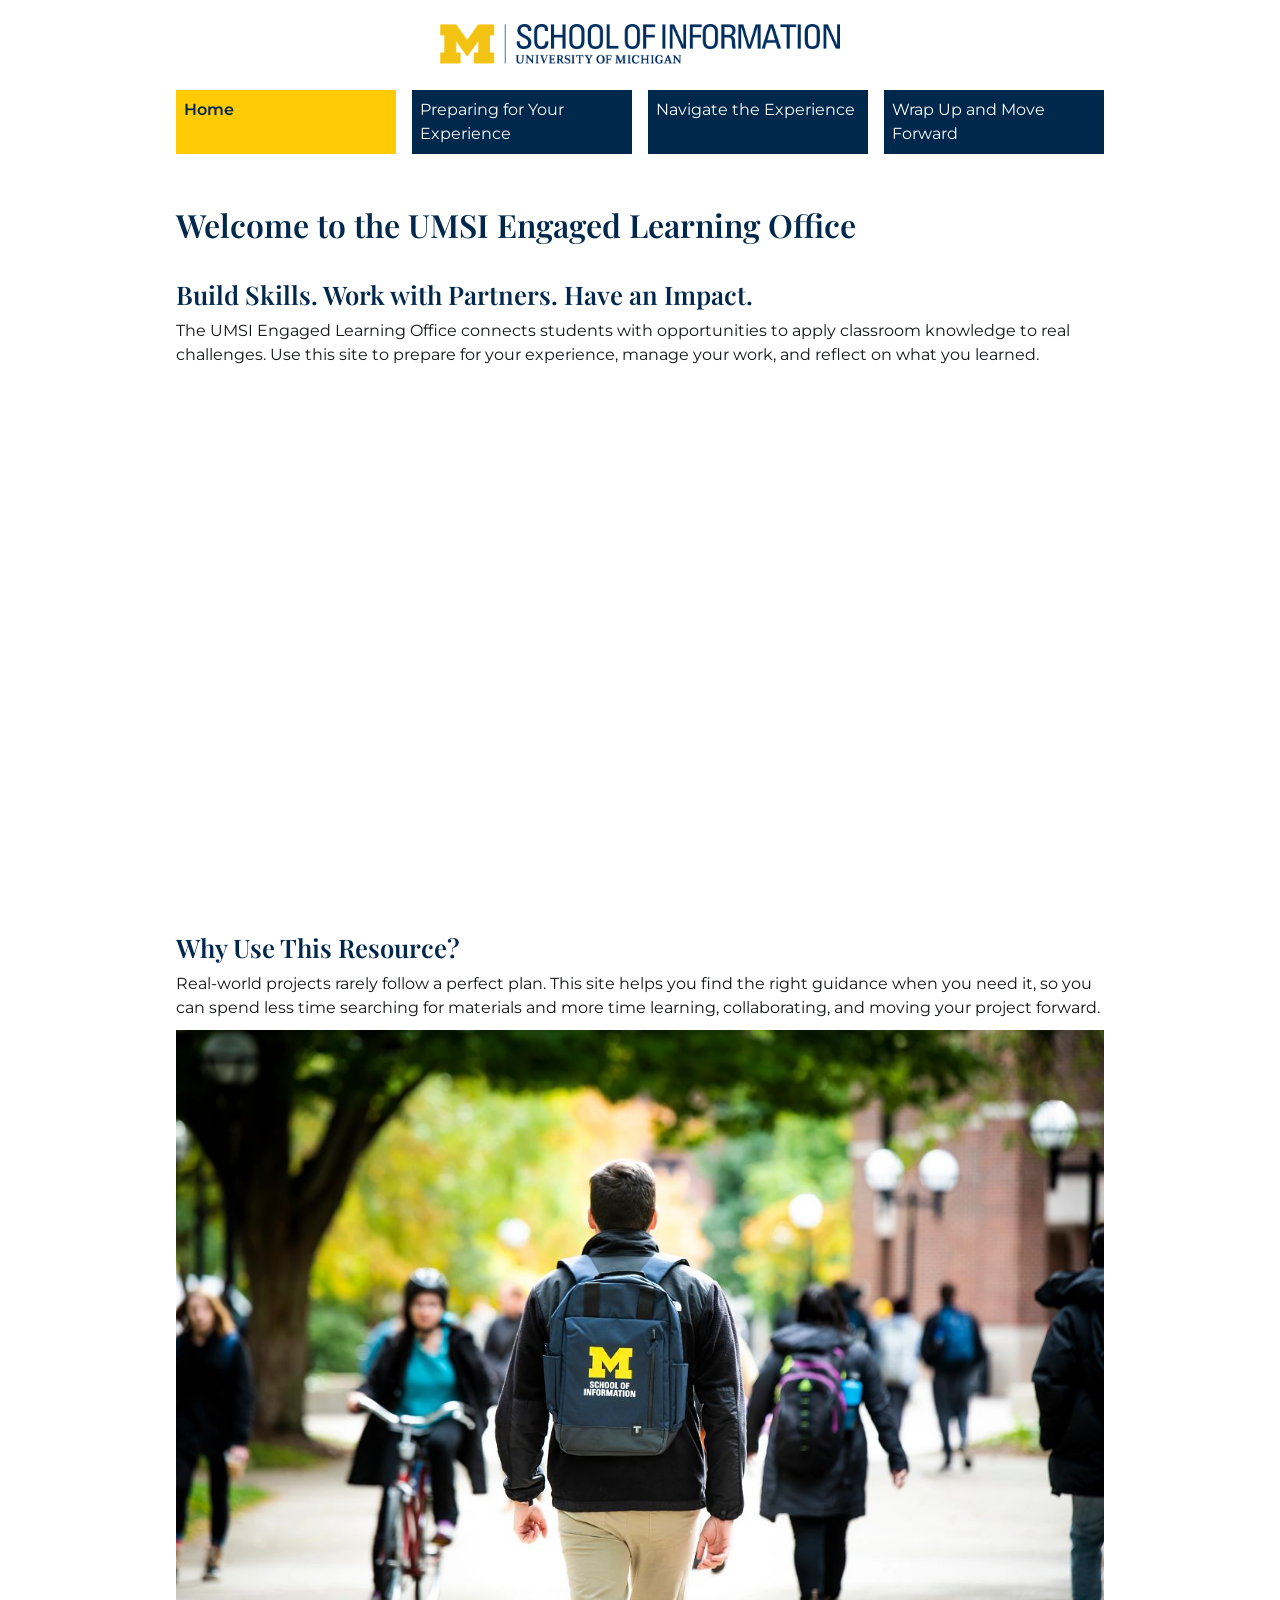
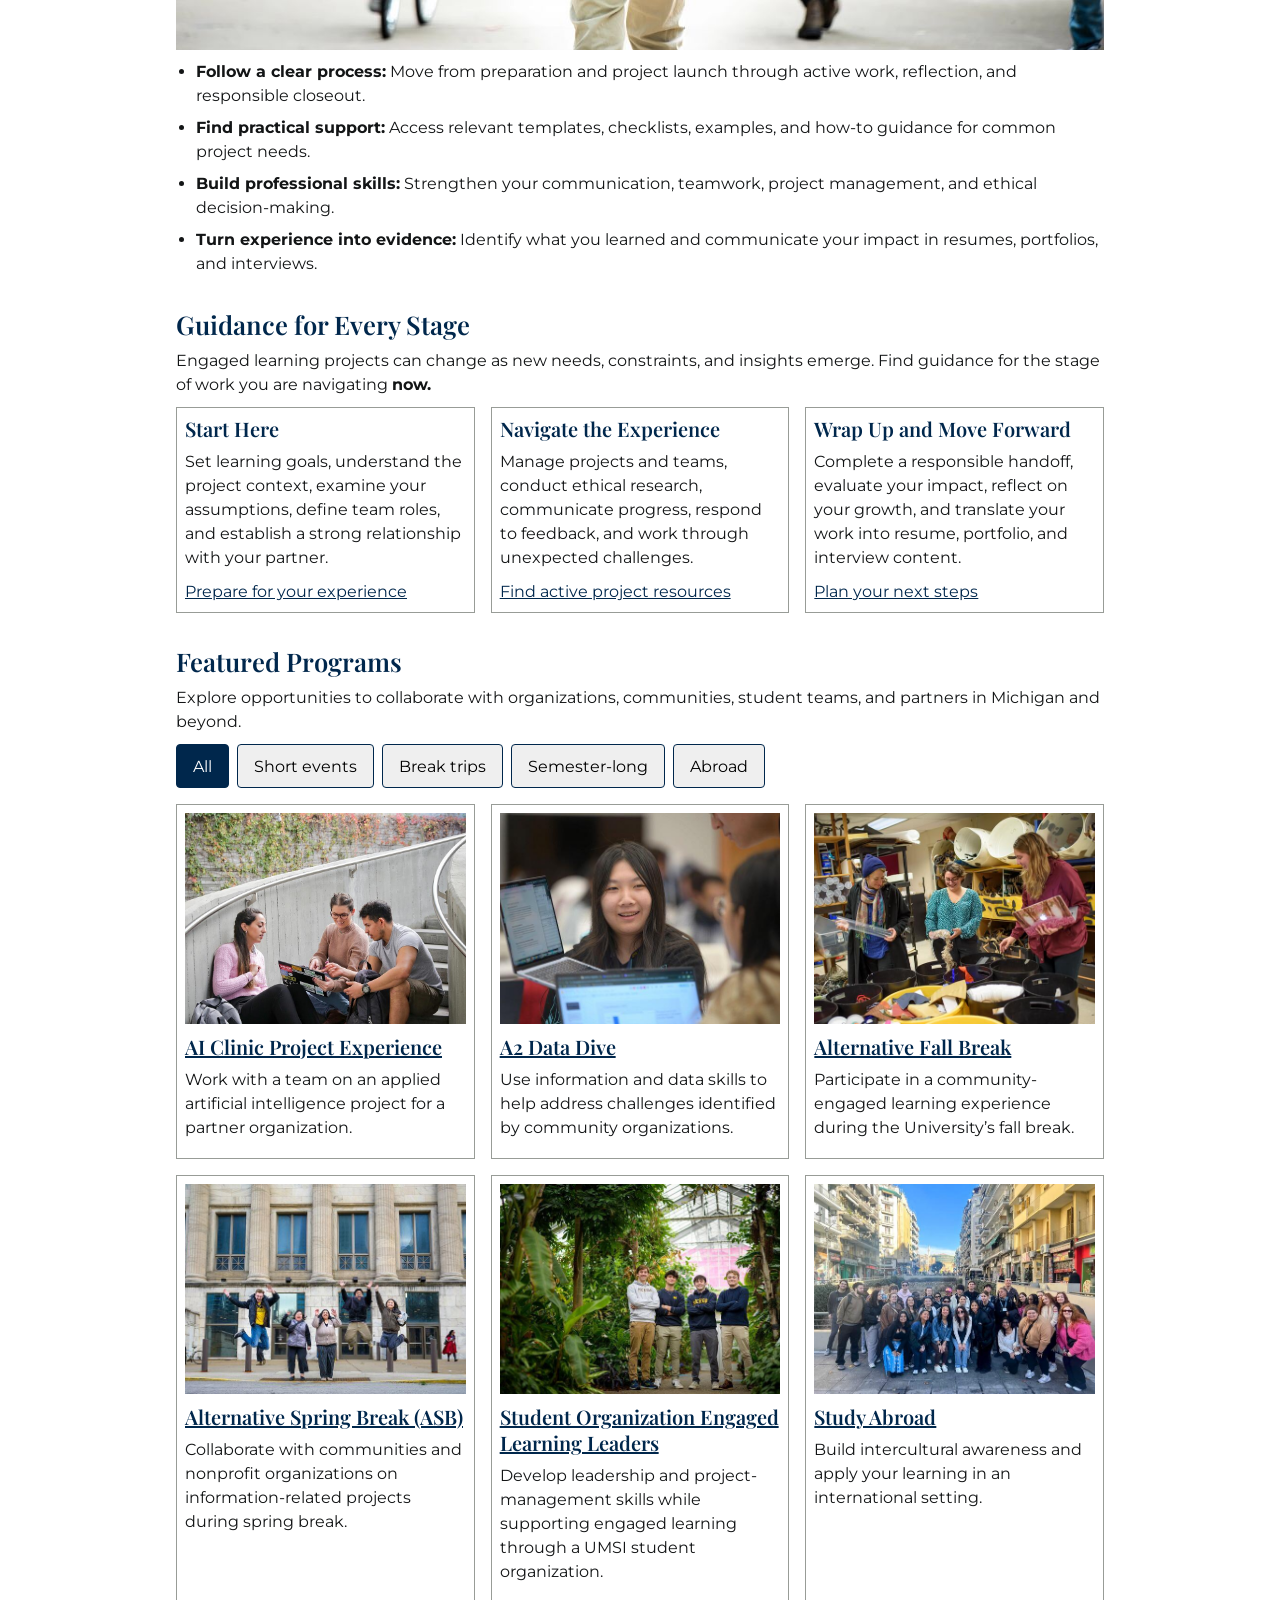
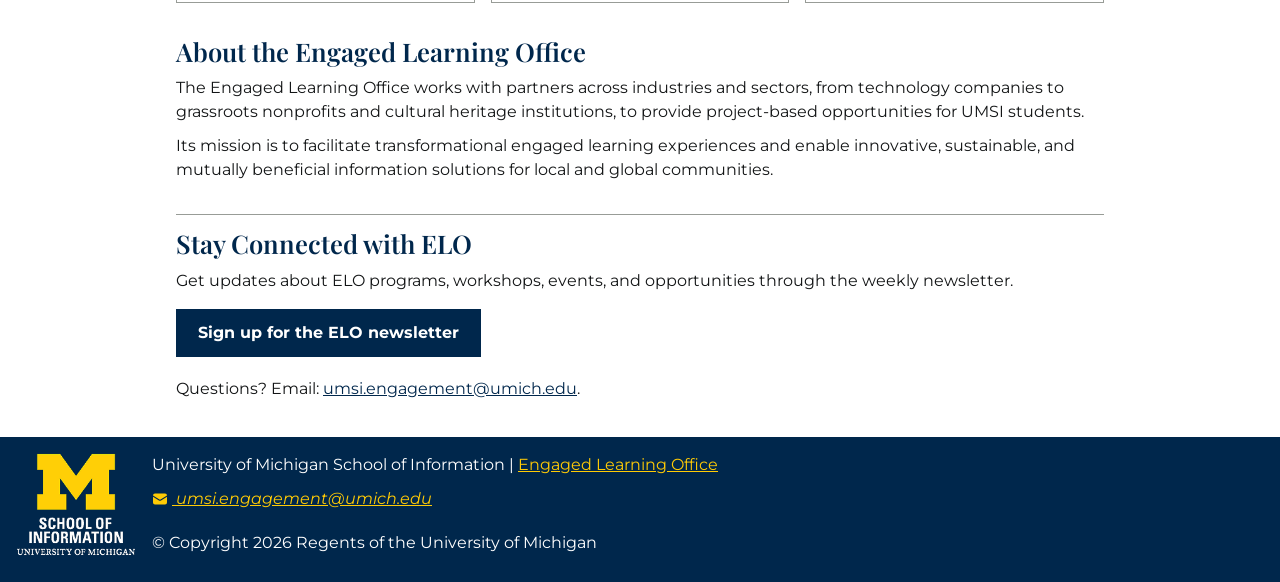
<file: index.html>
<!DOCTYPE html>
<html lang="en">

<head>
  <meta charset="UTF-8">
  <meta name="viewport" content="width=device-width, initial-scale=1.0">
  <link rel="icon" href="images/favicon.ico">
  <title>Engaged Learning Resources | UMSI</title>
  <link rel="stylesheet" href="css/html5reset.css">
  <link rel="stylesheet" href="css/style.css">
  <link rel="preconnect" href="https://fonts.googleapis.com">
  <link rel="preconnect" href="https://fonts.gstatic.com" crossorigin>
  <link
    href="https://fonts.googleapis.com/css2?family=Montserrat:wght@400;700&family=Playfair+Display:wght@600&display=swap"
    rel="stylesheet">
</head>

<body>

  <header>
    <a class="skip" href="#main">Skip to Main Content</a>
    <img class="logo" src="images/logo-header.png" alt="UMSI Logo">
    <nav>
      <ul>
        <li><a href="index.html" aria-current="page">Home</a></li>
        <li><a href="before.html">Preparing for Your Experience</a></li>
        <li><a href="during.html">Navigate the Experience</a></li>
        <li><a href="after.html">Wrap Up and Move Forward</a></li>
      </ul>
    </nav>


  </header>
  <main id="main" tabindex="-1">
    <section>
      <h1>Welcome to the UMSI Engaged Learning Office</h1>
    </section>
    <section>
      <h2>Build Skills. Work with Partners. Have an Impact.</h2>
      <p>
        The UMSI Engaged Learning Office connects students with opportunities to apply classroom knowledge to real
        challenges. Use this site to prepare for your experience, manage your work, and reflect on what you learned.
      </p>

      <iframe width="560" height="315" src="https://www.youtube.com/embed/81ZO9RfIJEQ?si=tBp82YWZMl1u7CVS"
        title="Engaged Learning at UMSI"
        allow="accelerometer; autoplay; clipboard-write; encrypted-media; gyroscope; picture-in-picture; web-share"
        referrerpolicy="strict-origin-when-cross-origin" allowfullscreen></iframe>
      <!-- Note: this iframe might cause an Axe ARIA error - that's not on you that's on YouTube! -->
    </section>

    <section>
      <h2>Why Use This Resource?</h2>

      <p>Real-world projects rarely follow a perfect plan. This site helps you find the right guidance when you need it,
        so you can spend less time searching for materials and more time learning, collaborating, and moving your
        project forward.
      </p>
      <img src="images/umsi_campusfall_umsibackpack_02.jpg" alt="A student wears a UMSI backpack in fall on the drag.">
      <ul>
        <li><strong>Follow a clear process:</strong> Move from preparation and project launch through active work,
          reflection, and responsible closeout.</li>
        <li><strong>Find practical support:</strong> Access relevant templates, checklists, examples, and how-to
          guidance for common project needs.</li>
        <li><strong>Build professional skills:</strong> Strengthen your communication, teamwork, project management, and
          ethical decision-making.</li>
        <li><strong>Turn experience into evidence:</strong> Identify what you learned and communicate your impact in
          resumes, portfolios, and interviews.</li>
      </ul>
    </section>

    <section>
      <h2>Guidance for Every Stage</h2>
      <p>Engaged learning projects can change as new needs, constraints, and insights emerge. Find guidance for the
        stage of work you are navigating <strong>now.</strong></p>
      <div class="grid stages">
        <article>
          <h3>Start Here</h3>
          <p>Set learning goals, understand the project context, examine your assumptions, define team roles, and
            establish a strong relationship with your partner.</p>
          <a href="before.html">Prepare for your experience</a>
        </article>

        <article>
          <h3>Navigate the Experience</h3>
          <p>Manage projects and teams, conduct ethical research, communicate progress, respond to feedback, and work
            through unexpected challenges.</p>
          <a href="during.html">Find active project resources</a>
        </article>

        <article>
          <h3>Wrap Up and Move Forward</h3>
          <p>Complete a responsible handoff, evaluate your impact, reflect on your growth, and translate your work into
            resume, portfolio, and interview content.</p>
          <a href="after.html">Plan your next steps</a>
        </article>
      </div>
    </section>

    <section>
      <h2>Featured Programs</h2>
      <p>Explore opportunities to collaborate with organizations, communities, student teams, and partners in Michigan
        and beyond.</p>
      <!-- Filter chips adapted from W3Schools, "How To - Filter Elements":
     https://www.w3schools.com/howto/howto_js_filter_elements.asp
     Modified to use data attributes and aria-pressed instead of class names -->
      <div class="filters" role="group" aria-label="Filter programs by time commitment">
        <button type="button" class="chip" data-filter="all" aria-pressed="true">All</button>
        <button type="button" class="chip" data-filter="short" aria-pressed="false">Short events</button>
        <button type="button" class="chip" data-filter="break" aria-pressed="false">Break trips</button>
        <button type="button" class="chip" data-filter="semester" aria-pressed="false">Semester-long</button>
        <button type="button" class="chip" data-filter="abroad" aria-pressed="false">Abroad</button>
      </div>

      <p id="filter-status" aria-live="polite"></p>

      <div class="grid programs">
        <article data-category="semester">
          <img src="images/3_students.jpg" alt="3 students sitting on steps looking at a laptop">
          <h3><a href="https://mcompass.umich.edu/_portal/tds-program-brochure?programid=12810">AI Clinic Project
              Experience</a></h3>
          <p>Work with a team on an applied artificial intelligence project for a partner organization.</p>
        </article>

        <article data-category="short">
          <img src="images/umsi_datadive_11092025_17.jpg"
            alt="A student holding up a laptop to show someone the screen.">
          <h3><a href="https://mcompass.umich.edu/_portal/tds-program-brochure?programid=12556">A2 Data Dive</a></h3>
          <p>Use information and data skills to help address challenges identified by community organizations.</p>
        </article>

        <article data-category="break">
          <img src="images/umsi_afb_artsandscraps_10.jpg"
            alt="Three people sorting craft supplies in a room full of buckets.">
          <h3><a href="https://mcompass.umich.edu/_portal/tds-program-brochure?programid=11297">Alternative Fall
              Break</a>
          </h3>
          <p>Participate in a community-engaged learning experience during the University’s fall break.</p>
        </article>

        <article data-category="break">

          <img src="images/umsi_asb2026circapintig_52.jpg"
            alt="Five people jumping up in the air in front of a building.">
          <h3><a href="https://mcompass.umich.edu/_portal/tds-program-brochure?programid=10621">Alternative Spring Break
              (ASB)</a></h3>
          <p>Collaborate with communities and nonprofit organizations on information-related projects during spring
            break.
          </p>
        </article>

        <article data-category="semester">
          <img src="images/umsi_soellmatthaei_112823_04.jpg" alt="Four students posing together in a greenhouse.">
          <h3><a href="https://mcompass.umich.edu/_portal/tds-program-brochure?programid=12294">Student Organization
              Engaged Learning Leaders</a></h3>
          <p>Develop leadership and project-management skills while supporting engaged learning through a UMSI student
            organization.</p>
        </article>

        <article data-category="abroad">
          <img src="images/greece_study_abroad.jpg"
            alt="A group picture on a city street with a blue sky in the background.">
          <h3><a href="https://www.si.umich.edu/student-life/study-abroad">Study Abroad</a></h3>
          <p>Build intercultural awareness and apply your learning in an international setting. </p>
        </article>
      </div>
    </section>
    <section>
      <h2>About the Engaged Learning Office</h2>
      <p>The Engaged Learning Office works with partners across industries and sectors, from technology companies to
        grassroots nonprofits and cultural heritage institutions, to provide project-based opportunities for UMSI
        students.</p>
      <p>Its mission is to facilitate transformational engaged learning experiences and enable innovative, sustainable,
        and mutually beneficial information solutions for local and global communities.</p>
    </section>
    <aside>
      <h2>Stay Connected with ELO</h2>
      <p>Get updates about ELO programs, workshops, events, and opportunities through the weekly newsletter.</p>
      <div class="cta">
        <a href="https://umsi.info/elo-newsletter" class="btn">Sign up for the ELO newsletter</a>
      </div>
      <p>Questions? Email: <a href="mailto:umsi.engagement@umich.edu">umsi.engagement@umich.edu</a>.</p>
    </aside>


    <!-- Content taken & modified from UMGPT with the prompt, "Write me a webpage of intro content to help meet the following requirements - this is for the home page": and then pasted in the client objectives & project requirements"
        UMGPT. (2026). UMGPT ( GPT-5.6 Sol September 7th version) [Large language model]. -->
  </main>
  <footer>
    <img class="footer-logo" src="images/logo-footer-v1.png" alt="">
    <div class="footer-text">
      <p>University of Michigan School of Information | <a
          href="https://www.si.umich.edu/programs/engaged-learning/about-engaged-learning-office">Engaged Learning
          Office
        </a></p>
      <address>
        <!-- Envelope icon from Heroicons (MIT License): https://heroicons.com -->
        <a href="mailto:umsi.engagement@umich.edu">
          <svg class="icon" aria-hidden="true" focusable="false" xmlns="http://www.w3.org/2000/svg" viewBox="0 0 24 24"
            fill="currentColor">
            <path d="M1.5 8.67v8.58a3 3 0 0 0 3 3h15a3 3 0 0 0 3-3V8.67l-8.928 5.493a3 3 0 0 1-3.144 0L1.5 8.67Z" />
            <path
              d="M22.5 6.908V6.75a3 3 0 0 0-3-3h-15a3 3 0 0 0-3 3v.158l9.714 5.978a1.5 1.5 0 0 0 1.572 0L22.5 6.908Z" />
          </svg>
          umsi.engagement@umich.edu
        </a>
      </address>
      <p>&copy; Copyright <span id="year"></span> Regents of the University of Michigan</p>
    </div>
  </footer>
  <script src="js/script.js"></script>
</body>

</html>
</file>
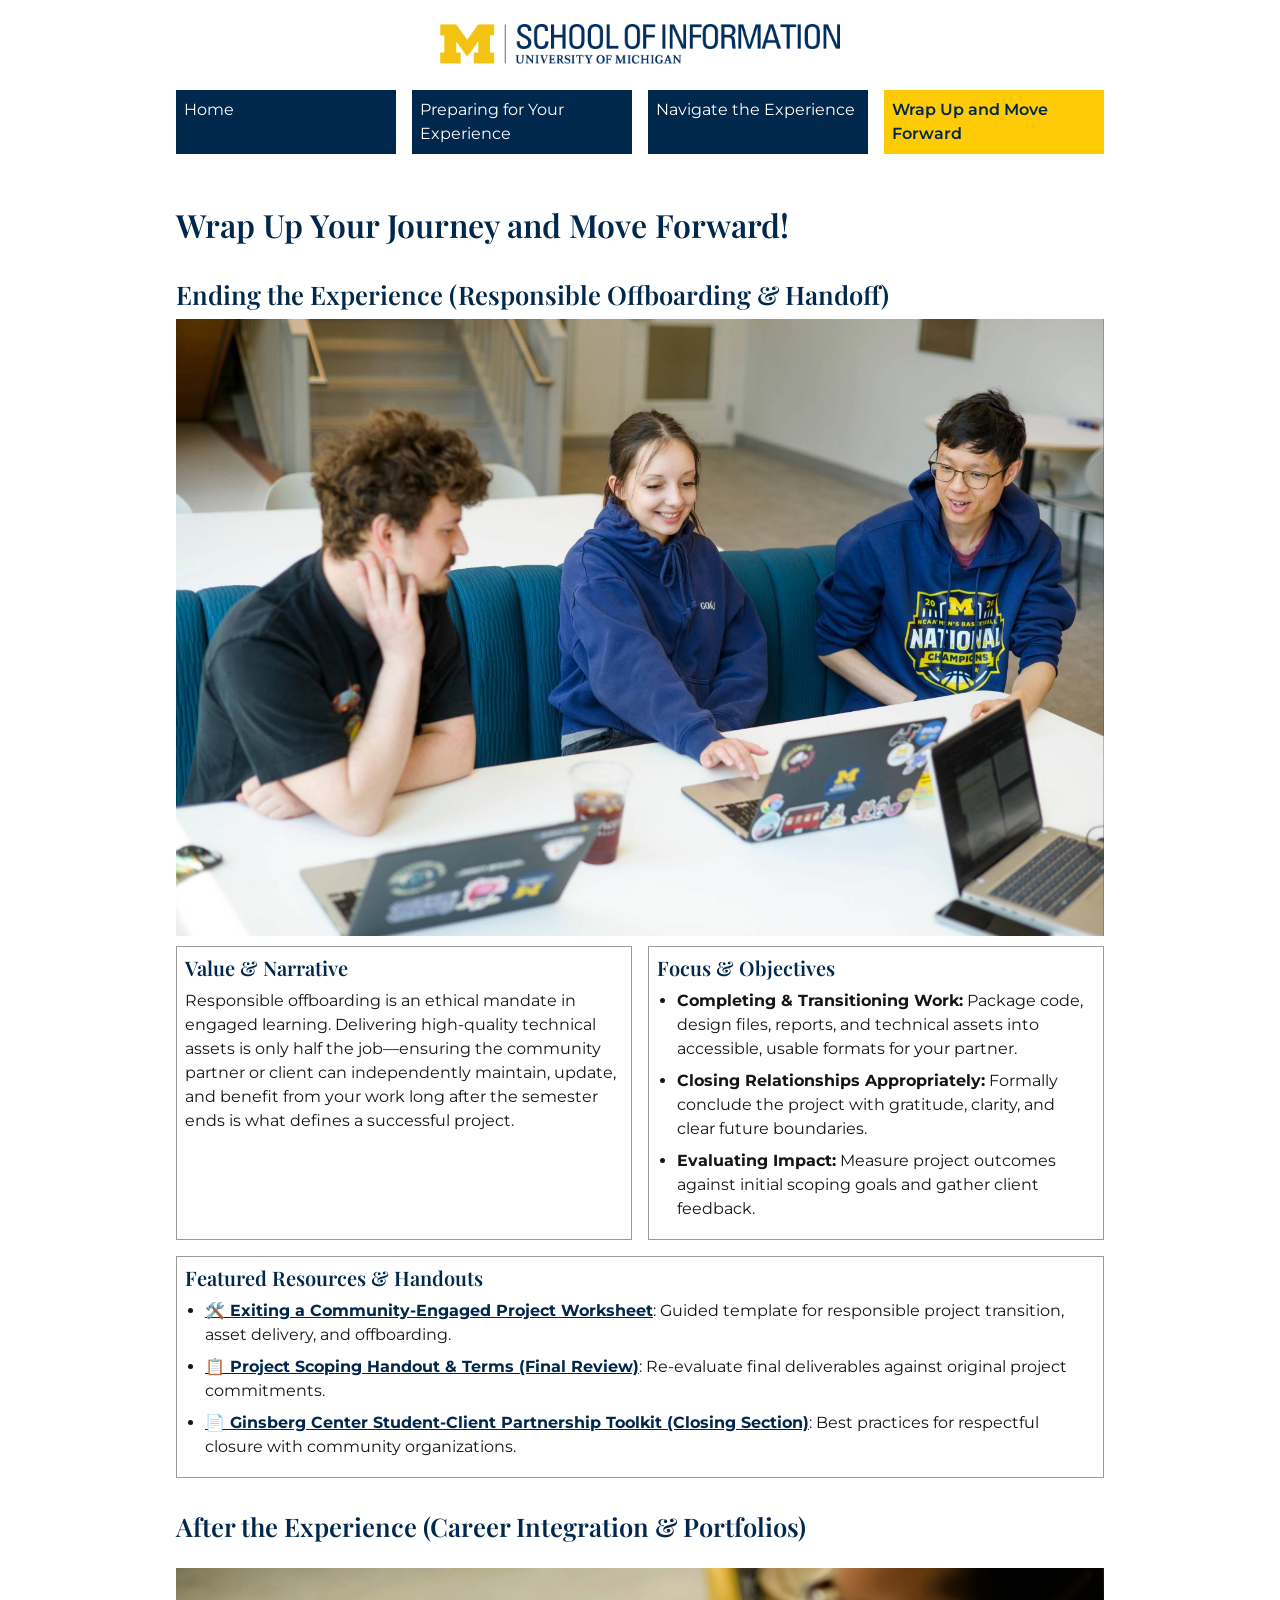
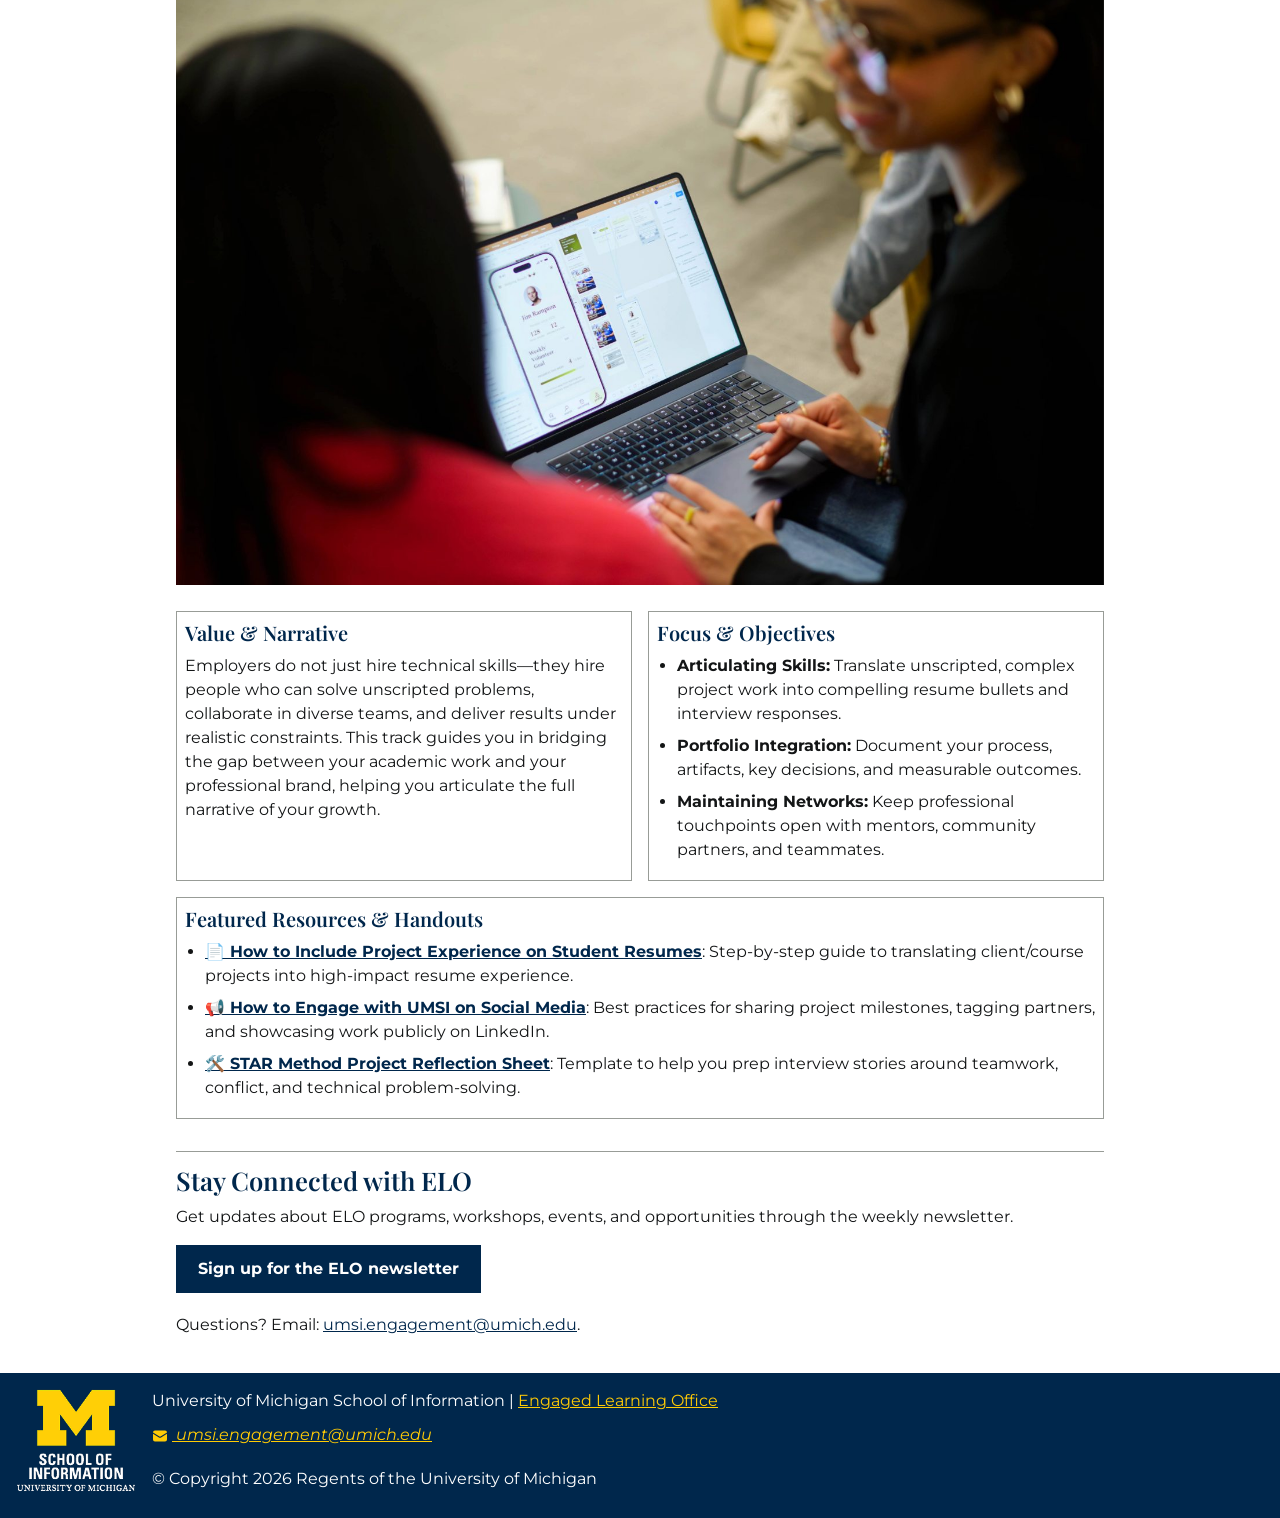
<file: after.html>
<!DOCTYPE html>
<html lang="en">

<head>
  <meta charset="UTF-8">
  <meta name="viewport" content="width=device-width, initial-scale=1.0">
  <link rel="icon" href="images/favicon.ico">
  <title>Wrap Up and Move Forward | UMSI Engaged Learning Office</title>
  <link rel="stylesheet" href="css/html5reset.css">
  <link rel="stylesheet" href="css/style.css">
  <link rel="preconnect" href="https://fonts.googleapis.com">
  <link rel="preconnect" href="https://fonts.gstatic.com" crossorigin>
  <link
    href="https://fonts.googleapis.com/css2?family=Montserrat:wght@400;700&family=Playfair+Display:wght@600&display=swap"
    rel="stylesheet">
</head>

<body>

  <header>

    <a class="skip" href="#main">Skip to Main Content</a>
    <img class="logo" src="images/logo-header.png" alt="UMSI Logo">
    <nav>
      <ul>
        <li><a href="index.html">Home</a></li>
        <li><a href="before.html">Preparing for Your Experience</a></li>
        <li><a href="during.html">Navigate the Experience</a></li>
        <li><a href="after.html" aria-current="page">Wrap Up and Move Forward</a></li>
      </ul>
    </nav>
  </header>
  <main id="main" tabindex="-1">
    <section>
      <h1>Wrap Up Your Journey and Move Forward!</h1>
    </section>
    <section>
      <h2>Ending the Experience (Responsible Offboarding & Handoff)</h2>
      <img src="images/umsi_viewbookphd2026_02.jpg"
        alt="a girl discussing something on her laptop with two other people">
      <div class="grid">
        <article>
          <h3>Value & Narrative</h3>
          <p>Responsible offboarding is an ethical mandate in engaged learning. Delivering high-quality technical assets
            is only half the job—ensuring the community partner or client can independently maintain, update, and
            benefit
            from your work long after the semester ends is what defines a successful project.</p>

        </article>

        <article>
          <h3>Focus & Objectives</h3>
          <ul>
            <li><strong>Completing & Transitioning Work:</strong> Package code, design files, reports, and technical
              assets into accessible, usable formats for your partner.</li>
            <li><strong>Closing Relationships Appropriately:</strong> Formally conclude the project with gratitude,
              clarity, and clear future boundaries.</li>
            <li><strong>Evaluating Impact:</strong> Measure project outcomes against initial scoping goals and gather
              client feedback.</li>
          </ul>
        </article>

        <article class="resources">
          <h3>Featured Resources & Handouts</h3>
          <ul>
            <li><a
                href="https://docs.google.com/document/d/1-gfg_EZ3T8pa3T0a130Qvtpl1bYoLOVEHSNpGHcJtFA/edit?usp=drive_link"><strong>🛠️
                  Exiting a Community-Engaged Project Worksheet</strong></a>: Guided template for responsible project
              transition, asset delivery, and offboarding.</li>
            <li><a
                href="https://docs.google.com/document/d/1TrEDolwmOIlXgYgAP9VvlOGoYOwFfe6KxzZOgZSVYVw/edit?usp=drive_link"><strong>📋
                  Project Scoping Handout & Terms (Final Review)</strong></a>: Re-evaluate final deliverables against
              original project commitments.</li>
            <li><a href="https://ginsberg.umich.edu/article/campus-community-partnerships-toolkit"><strong>📄 Ginsberg
                  Center Student-Client Partnership Toolkit (Closing Section)</strong></a>: Best practices for
              respectful
              closure with community organizations.</li>
          </ul>
        </article>
      </div>
    </section>

    <section class="grid">
      <h2>After the Experience (Career Integration & Portfolios)</h2>
      <img src="images/umsi_viewbookmsi2026_26.jpg"
        alt="students sit, talk, and discuss about a mobile app project on a laptop">
      <article>
        <h3>Value & Narrative</h3>
        <p>Employers do not just hire technical skills—they hire people who can solve unscripted problems, collaborate
          in diverse teams, and deliver results under realistic constraints. This track guides you in bridging the gap
          between your academic work and your professional brand, helping you articulate the full narrative of your
          growth.</p>

      </article>

      <article>
        <h3>Focus & Objectives</h3>
        <ul>
          <li><strong>Articulating Skills:</strong> Translate unscripted, complex project work into compelling resume
            bullets and interview responses.</li>
          <li><strong>Portfolio Integration:</strong> Document your process, artifacts, key decisions, and measurable
            outcomes.</li>
          <li><strong>Maintaining Networks:</strong> Keep professional touchpoints open with mentors, community
            partners,
            and teammates.</li>
        </ul>
      </article>

      <article class="resources">
        <h3>Featured Resources & Handouts</h3>
        <ul>
          <li><a
              href="https://docs.google.com/document/d/1mjyX6jgqXFrY7SFYaA3J2cTh1ZnHH0FKF5aUKfXzXKo/edit?tab=t.0"><strong>📄
                How to Include Project Experience on Student Resumes</strong></a>: Step-by-step guide to translating
            client/course projects into high-impact resume experience.</li>
          <li><a
              href="https://docs.google.com/document/d/1jwQg_Y4jECLPHqcyOtJtDTK5x-68KstexfPbh6jXHnA/edit?tab=t.0"><strong>📢
                How to Engage with UMSI on Social Media</strong></a>: Best practices for sharing project milestones,
            tagging partners, and showcasing work publicly on LinkedIn.</li>
          <li><a href="https://careercenter.umich.edu/content/interviewing-resources"><strong>🛠️ STAR Method Project
                Reflection Sheet</strong></a>: Template to help you prep interview stories around teamwork, conflict,
            and
            technical problem-solving.</li>
        </ul>
      </article>
    </section>
    <!-- Content taken from SI 539 Client Project - ELO Content: https://docs.google.com/document/d/1gHynMAyC6Cnh_33jKRy78nMDCtK5lGer12HzChE2Mxc/edit?usp=sharing-->
    <aside>
      <h2>Stay Connected with ELO</h2>
      <p>Get updates about ELO programs, workshops, events, and opportunities through the weekly newsletter.</p>
      <div class="cta">
        <a href="https://umsi.info/elo-newsletter" class="btn">Sign up for the ELO newsletter</a>
      </div>
      <p>Questions? Email: <a href="mailto:umsi.engagement@umich.edu">umsi.engagement@umich.edu</a>.</p>
    </aside>
  </main>

  <footer>
    <img class="footer-logo" src="images/logo-footer-v1.png" alt="">
    <div class="footer-text">
      <p>University of Michigan School of Information | <a
          href="https://www.si.umich.edu/programs/engaged-learning/about-engaged-learning-office">Engaged Learning
          Office
        </a></p>
      <address>
        <!-- Envelope icon from Heroicons (MIT License): https://heroicons.com -->
        <a href="mailto:umsi.engagement@umich.edu">
          <svg class="icon" aria-hidden="true" focusable="false" xmlns="http://www.w3.org/2000/svg" viewBox="0 0 24 24"
            fill="currentColor">
            <path d="M1.5 8.67v8.58a3 3 0 0 0 3 3h15a3 3 0 0 0 3-3V8.67l-8.928 5.493a3 3 0 0 1-3.144 0L1.5 8.67Z" />
            <path
              d="M22.5 6.908V6.75a3 3 0 0 0-3-3h-15a3 3 0 0 0-3 3v.158l9.714 5.978a1.5 1.5 0 0 0 1.572 0L22.5 6.908Z" />
          </svg>
          umsi.engagement@umich.edu
        </a>
      </address>
      <p>&copy; Copyright <span id="year"></span> Regents of the University of Michigan</p>
    </div>
  </footer>
  <script src="js/script.js"></script>
</body>

</html>
</file>
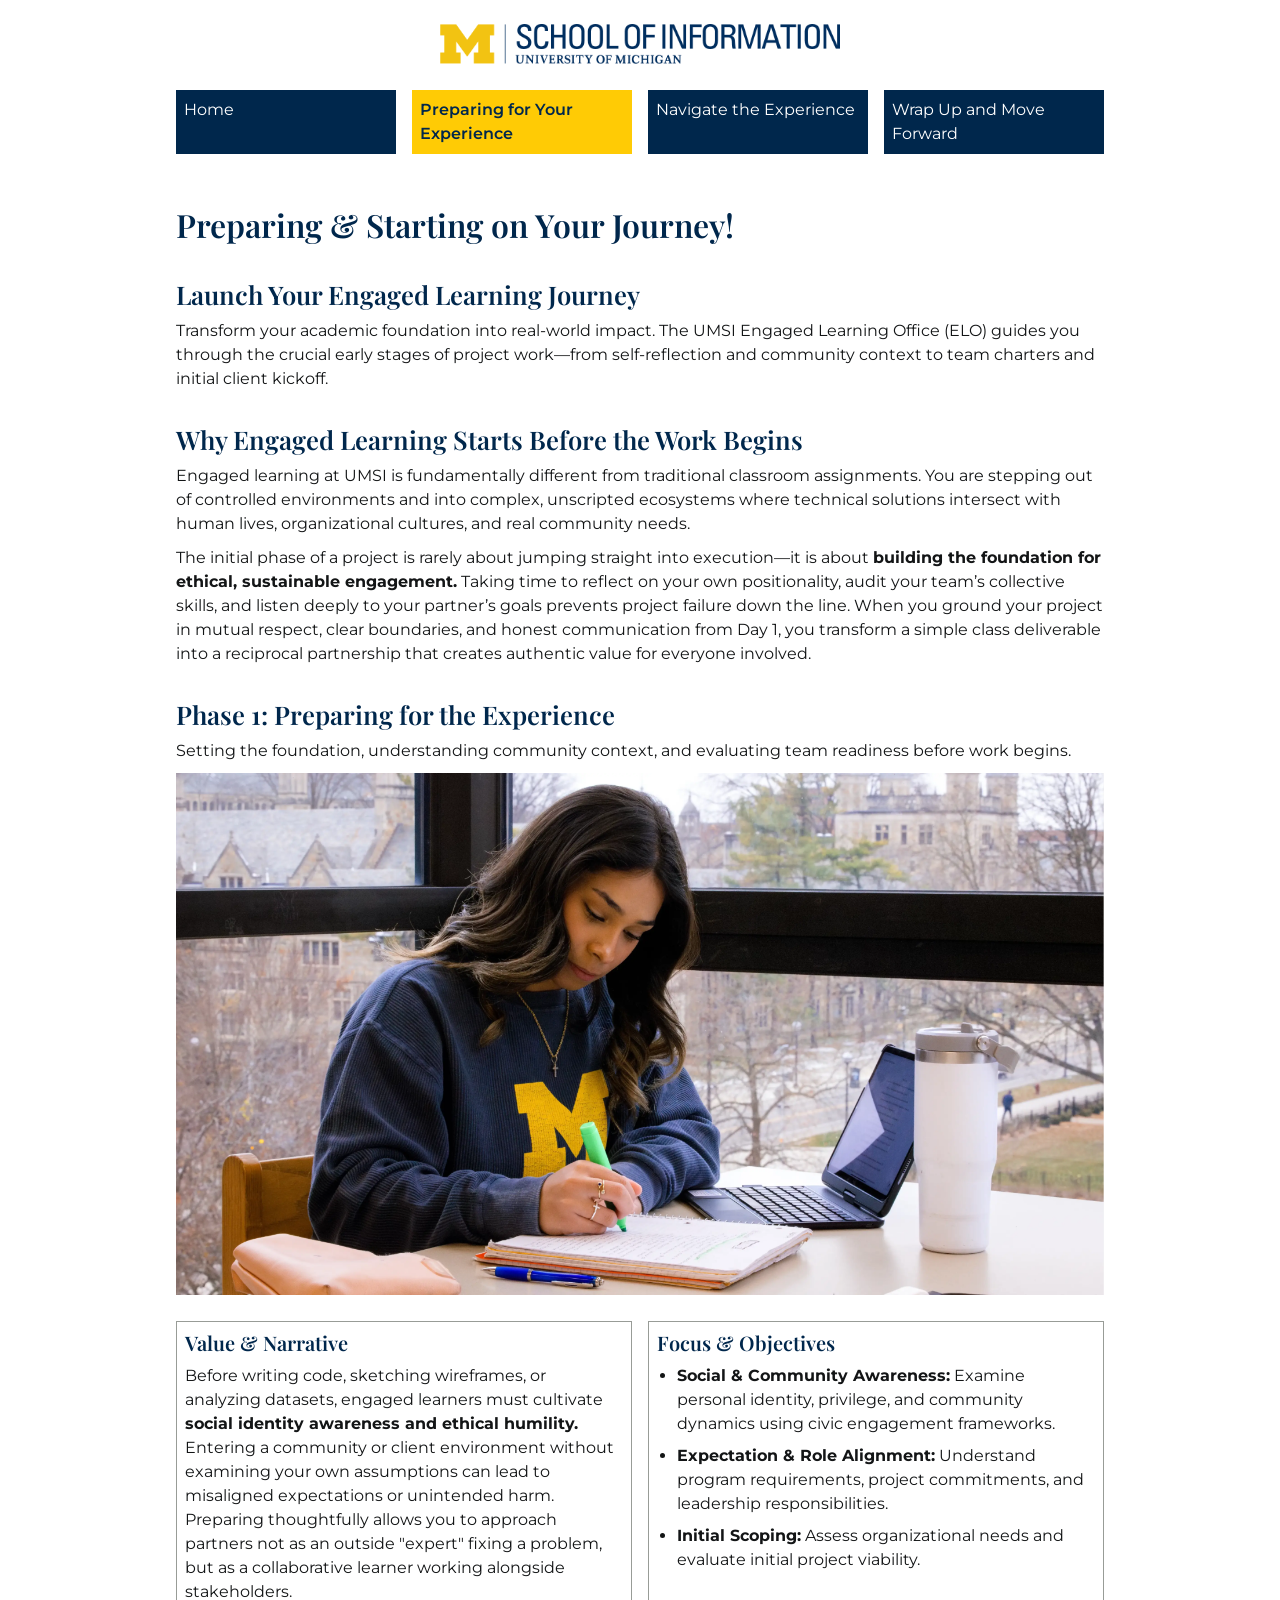
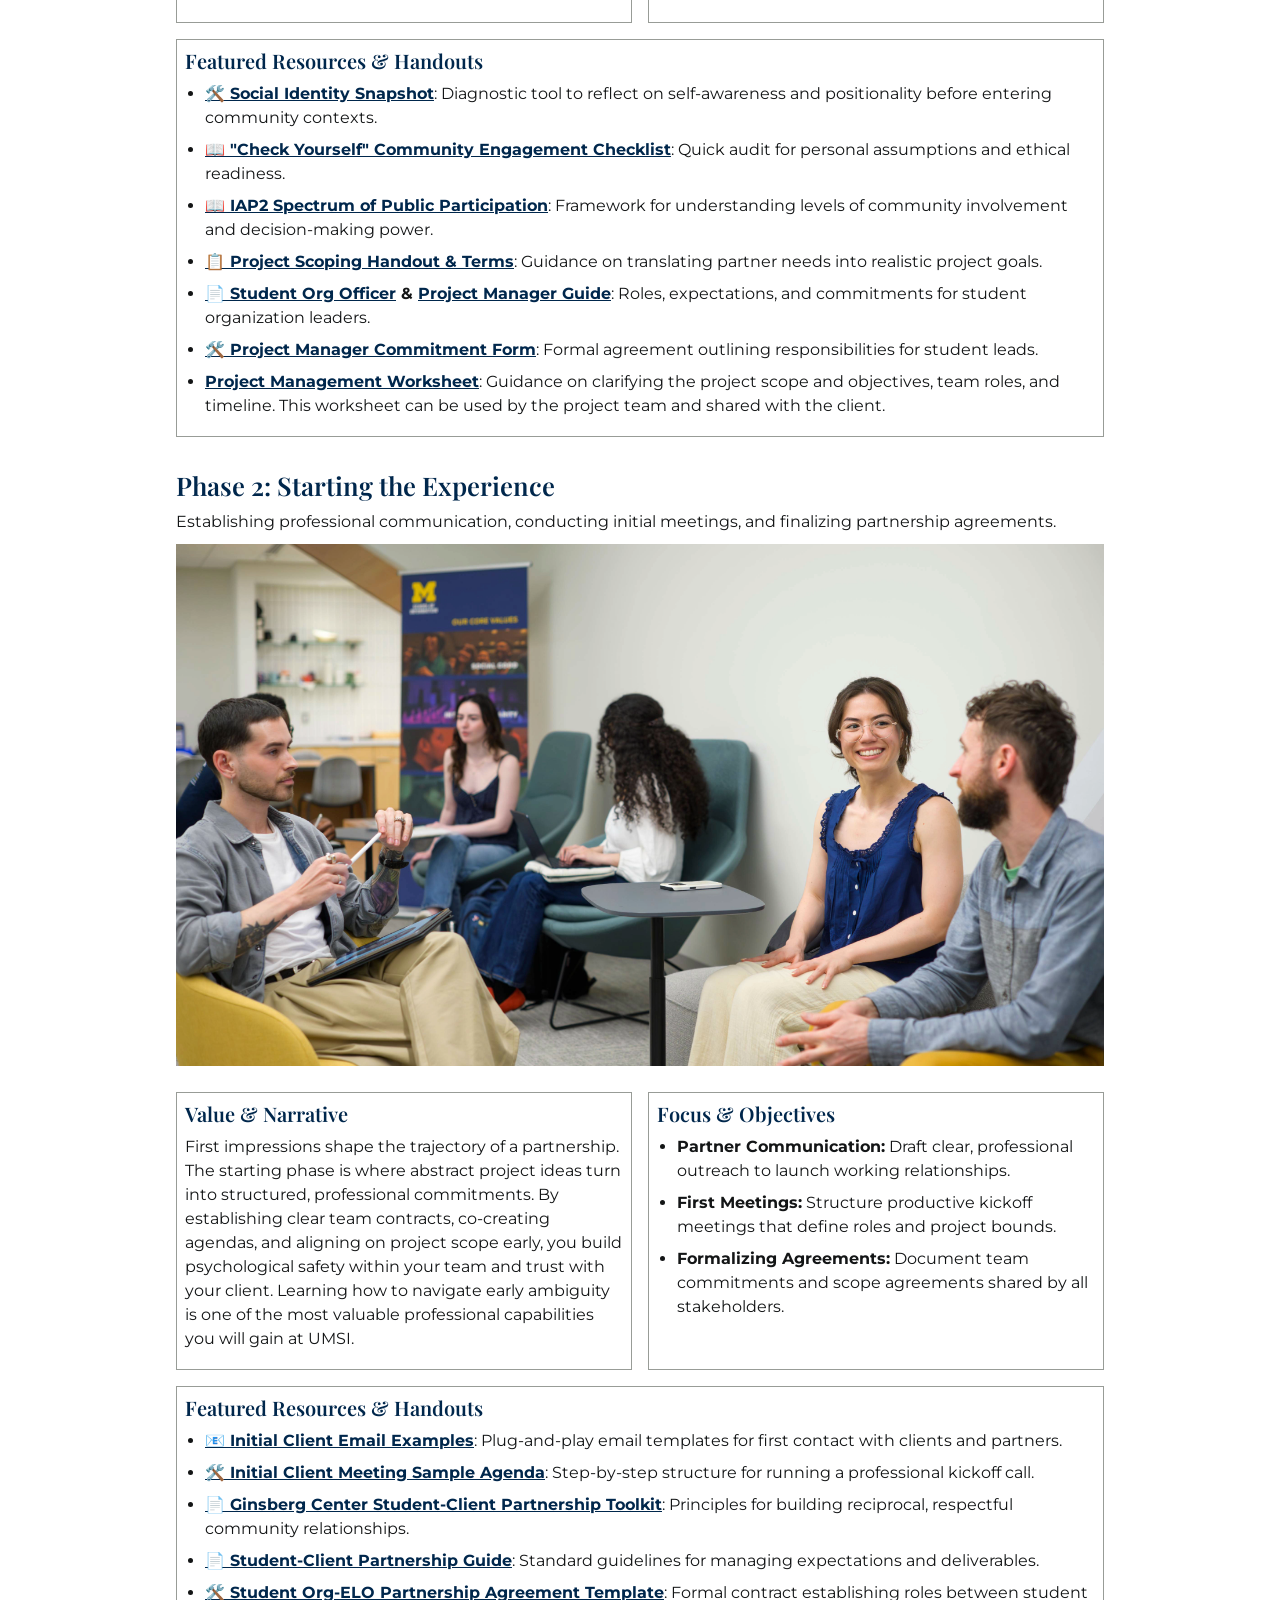
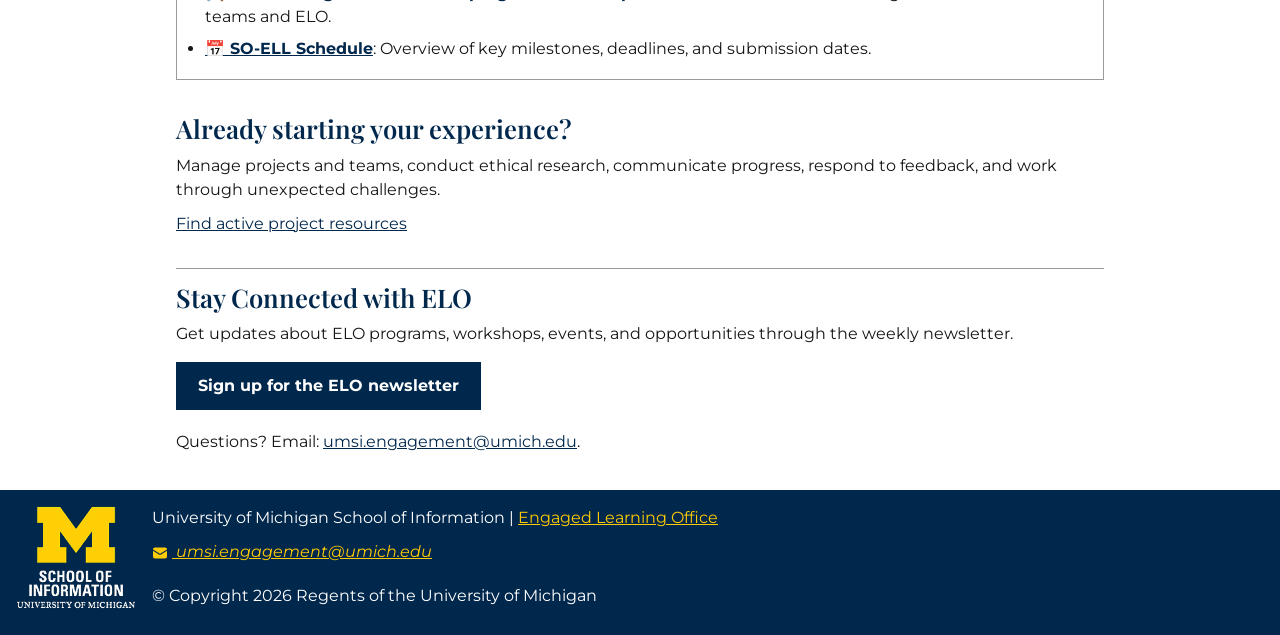
<file: before.html>
<!DOCTYPE html>
<html lang="en">

<head>
  <meta charset="UTF-8">
  <meta name="viewport" content="width=device-width, initial-scale=1.0">
  <link rel="icon" href="images/favicon.ico">
  <title>Preparing for Your Experience | UMSI Engaged Learning Office</title>
  <link rel="stylesheet" href="css/html5reset.css">
  <link rel="stylesheet" href="css/style.css">
  <link rel="preconnect" href="https://fonts.googleapis.com">
  <link rel="preconnect" href="https://fonts.gstatic.com" crossorigin>
  <link
    href="https://fonts.googleapis.com/css2?family=Montserrat:wght@400;700&family=Playfair+Display:wght@600&display=swap"
    rel="stylesheet">
</head>

<body>

  <header>

    <a class="skip" href="#main">Skip to Main Content</a>
    <img class="logo" src="images/logo-header.png" alt="UMSI Logo">
    <nav>
      <ul>
        <li><a href="index.html">Home</a></li>
        <li><a href="before.html" aria-current="page">Preparing for Your Experience</a></li>
        <li><a href="during.html">Navigate the Experience</a></li>
        <li><a href="after.html">Wrap Up and Move Forward</a></li>
      </ul>
    </nav>

  </header>
  <main id="main" tabindex="-1">
    <section>
      <h1>Preparing & Starting on Your Journey!</h1>
    </section>
    <section>
      <h2>Launch Your Engaged Learning Journey</h2>
      <p>Transform your academic foundation into real-world impact. The UMSI Engaged Learning Office (ELO) guides you
        through the crucial early stages of project work—from self-reflection and community context to team charters and
        initial client kickoff.</p>
    </section>

    <section>
      <h2>Why Engaged Learning Starts Before the Work Begins</h2>
      <p>Engaged learning at UMSI is fundamentally different from traditional classroom assignments. You are stepping
        out of controlled environments and into complex, unscripted ecosystems where technical solutions intersect with
        human lives, organizational cultures, and real community needs.</p>
      <p>The initial phase of a project is rarely about jumping straight into execution—it is about <strong>building the
          foundation for ethical, sustainable engagement.</strong> Taking time to reflect on your own positionality,
        audit your team’s collective skills, and listen deeply to your partner’s goals prevents project failure down the
        line. When you ground your project in mutual respect, clear boundaries, and honest communication from Day 1, you
        transform a simple class deliverable into a reciprocal partnership that creates authentic value for everyone
        involved.</p>


    </section>

    <section>
      <h2>Phase 1: Preparing for the Experience</h2>
      <p>Setting the foundation, understanding community context, and evaluating team readiness before work begins.</p>
      <div class="grid">
        <img src="images/mcommons-studyingforfallfinals2024-4.webp"
          alt="a girl taking notes while having her laptop opened">
        <article>
          <h3>Value & Narrative</h3>
          <p>Before writing code, sketching wireframes, or analyzing datasets, engaged learners must cultivate
            <strong>social identity awareness and ethical humility.</strong> Entering a community or client environment
            without examining your own assumptions can lead to misaligned expectations or unintended harm. Preparing
            thoughtfully allows you to approach partners not as an outside "expert" fixing a problem, but as a
            collaborative learner working alongside stakeholders.
          </p>
        </article>

        <article>
          <h3>Focus & Objectives</h3>
          <ul>
            <li><strong>Social & Community Awareness:</strong> Examine personal identity, privilege, and community
              dynamics using civic engagement frameworks.</li>
            <li><strong>Expectation & Role Alignment:</strong> Understand program requirements, project commitments, and
              leadership responsibilities.</li>
            <li><strong>Initial Scoping:</strong> Assess organizational needs and evaluate initial project viability.
            </li>
          </ul>
        </article>

        <article class="resources">
          <h3>Featured Resources & Handouts</h3>
          <ul>
            <li><strong><a href="https://sites.lsa.umich.edu/equitable-teaching/social-identity-snapshot/">🛠️ Social
                  Identity Snapshot</a></strong>: Diagnostic tool to reflect on self-awareness and positionality before
              entering community contexts.</li>
            <li><strong><a
                  href="https://docs.google.com/document/d/1Qt9YeStVwDHjwJhOLAz42JSNQR2lFMurdUtxtdrGkuc/edit?tab=t.0#heading=h.ch0bvccjkrzn">📖
                  "Check Yourself" Community Engagement Checklist</a></strong>: Quick audit for personal assumptions and
              ethical readiness.</li>
            <li><strong><a href="https://drive.google.com/file/d/1zc1RNlrDxV51-muOERdDTnINQcquJpOA/view?usp=sharing">📖
                  IAP2 Spectrum of Public Participation</a></strong>: Framework for understanding levels of community
              involvement and decision-making power.</li>
            <li><strong><a
                  href="https://docs.google.com/document/d/1TrEDolwmOIlXgYgAP9VvlOGoYOwFfe6KxzZOgZSVYVw/edit?usp=drive_link">📋
                  Project Scoping Handout & Terms</a></strong>: Guidance on translating partner needs into realistic
              project goals.</li>
            <li><strong><a
                  href="https://docs.google.com/document/d/1AexsV_JeSd0kRUBbcifZpfBu6y6Zi8Y0iJScp1I3gkM/edit?usp=drive_link">📄
                  Student Org Officer</a> & <a
                  href="https://docs.google.com/document/u/0/d/1uwOOS0TrXWzcSShj8DUFpckWo0t1UNu_Q7WVbZnLhX0/edit">Project
                  Manager Guide</a></strong>: Roles, expectations, and commitments for student organization leaders.
            </li>
            <li><strong><a
                  href="https://docs.google.com/document/d/1U4lCNGyWKJ3C2i_VgFqAR45Z4zF1FehuthuqT-M2wdI/edit?usp=drive_link">🛠️
                  Project Manager Commitment Form</a></strong>: Formal agreement outlining responsibilities for student
              leads.</li>
            <li><strong><a
                  href="https://docs.google.com/document/d/1twc-7TYWmb_PNrOBiDI1NuJqJAuhluTICr22GRd_NLc/edit?usp=drive_link">Project
                  Management Worksheet</a></strong>: Guidance on clarifying the project scope and objectives, team
              roles,
              and timeline. This worksheet can be used by the project team and shared with the client.</li>
          </ul>
        </article>
      </div>
    </section>

    <section>
      <h2>Phase 2: Starting the Experience</h2>
      <p>Establishing professional communication, conducting initial meetings, and finalizing partnership agreements.
      </p>
      <div class="grid">
        <img src="images/umsi_talking.png" alt="a group of 3 people talking">
        <article>
          <h3>Value & Narrative</h3>
          <p>First impressions shape the trajectory of a partnership. The starting phase is where abstract project ideas
            turn into structured, professional commitments. By establishing clear team contracts, co-creating agendas,
            and
            aligning on project scope early, you build psychological safety within your team and trust with your client.
            Learning how to navigate early ambiguity is one of the most valuable professional capabilities you will gain
            at UMSI.</p>
        </article>
        <article>
          <h3>Focus & Objectives</h3>
          <ul>
            <li><strong>Partner Communication:</strong> Draft clear, professional outreach to launch working
              relationships.</li>
            <li><strong>First Meetings:</strong> Structure productive kickoff meetings that define roles and project
              bounds.</li>
            <li><strong>Formalizing Agreements:</strong> Document team commitments and scope agreements shared by all
              stakeholders.</li>
          </ul>
        </article>

        <article class="resources">
          <h3>Featured Resources & Handouts</h3>
          <ul>
            <li><a href=""><strong>📧 Initial Client Email Examples</strong></a>: Plug-and-play email templates for
              first
              contact with clients and partners.</li>
            <li><a href=""><strong>🛠️ Initial Client Meeting Sample Agenda</strong></a>: Step-by-step structure for
              running a professional kickoff call.</li>
            <li><a href=""><strong>📄 Ginsberg Center Student-Client Partnership Toolkit</strong></a>: Principles for
              building reciprocal, respectful community relationships.</li>
            <li><a href=""><strong>📄 Student-Client Partnership Guide</strong></a>: Standard guidelines for managing
              expectations and deliverables.</li>
            <li><a href=""><strong>🛠️ Student Org-ELO Partnership Agreement Template</strong></a>: Formal contract
              establishing roles between student teams and ELO.</li>
            <li><a href=""><strong>📅 SO-ELL Schedule</strong></a>: Overview of key milestones, deadlines, and
              submission
              dates.</li>
          </ul>
        </article>
      </div>
    </section>

    <section>
      <h2>Already starting your experience?</h2>
      <p>Manage projects and teams, conduct ethical research, communicate progress, respond to feedback, and work
        through unexpected challenges.</p>
      <a href="during.html">Find active project resources</a>
    </section>

    <!-- Content taken from SI 539 Client Project - ELO Content: https://docs.google.com/document/d/1gHynMAyC6Cnh_33jKRy78nMDCtK5lGer12HzChE2Mxc/edit?usp=sharing-->
    <aside>
      <h2>Stay Connected with ELO</h2>
      <p>Get updates about ELO programs, workshops, events, and opportunities through the weekly newsletter.</p>
      <div class="cta">
        <a href="https://umsi.info/elo-newsletter" class="btn">Sign up for the ELO newsletter</a>
      </div>
      <p>Questions? Email: <a href="mailto:umsi.engagement@umich.edu">umsi.engagement@umich.edu</a>.</p>
    </aside>
  </main>

  <footer>
    <img class="footer-logo" src="images/logo-footer-v1.png" alt="">
    <div class="footer-text">
      <p>University of Michigan School of Information | <a
          href="https://www.si.umich.edu/programs/engaged-learning/about-engaged-learning-office">Engaged Learning
          Office
        </a></p>
      <address>
        <!-- Envelope icon from Heroicons (MIT License): https://heroicons.com -->
        <a href="mailto:umsi.engagement@umich.edu">
          <svg class="icon" aria-hidden="true" focusable="false" xmlns="http://www.w3.org/2000/svg" viewBox="0 0 24 24"
            fill="currentColor">
            <path d="M1.5 8.67v8.58a3 3 0 0 0 3 3h15a3 3 0 0 0 3-3V8.67l-8.928 5.493a3 3 0 0 1-3.144 0L1.5 8.67Z" />
            <path
              d="M22.5 6.908V6.75a3 3 0 0 0-3-3h-15a3 3 0 0 0-3 3v.158l9.714 5.978a1.5 1.5 0 0 0 1.572 0L22.5 6.908Z" />
          </svg>
          umsi.engagement@umich.edu
        </a>
      </address>
      <p>&copy; Copyright <span id="year"></span> Regents of the University of Michigan</p>
    </div>
  </footer>
  <script src="js/script.js"></script>


</body>

</html>
</file>
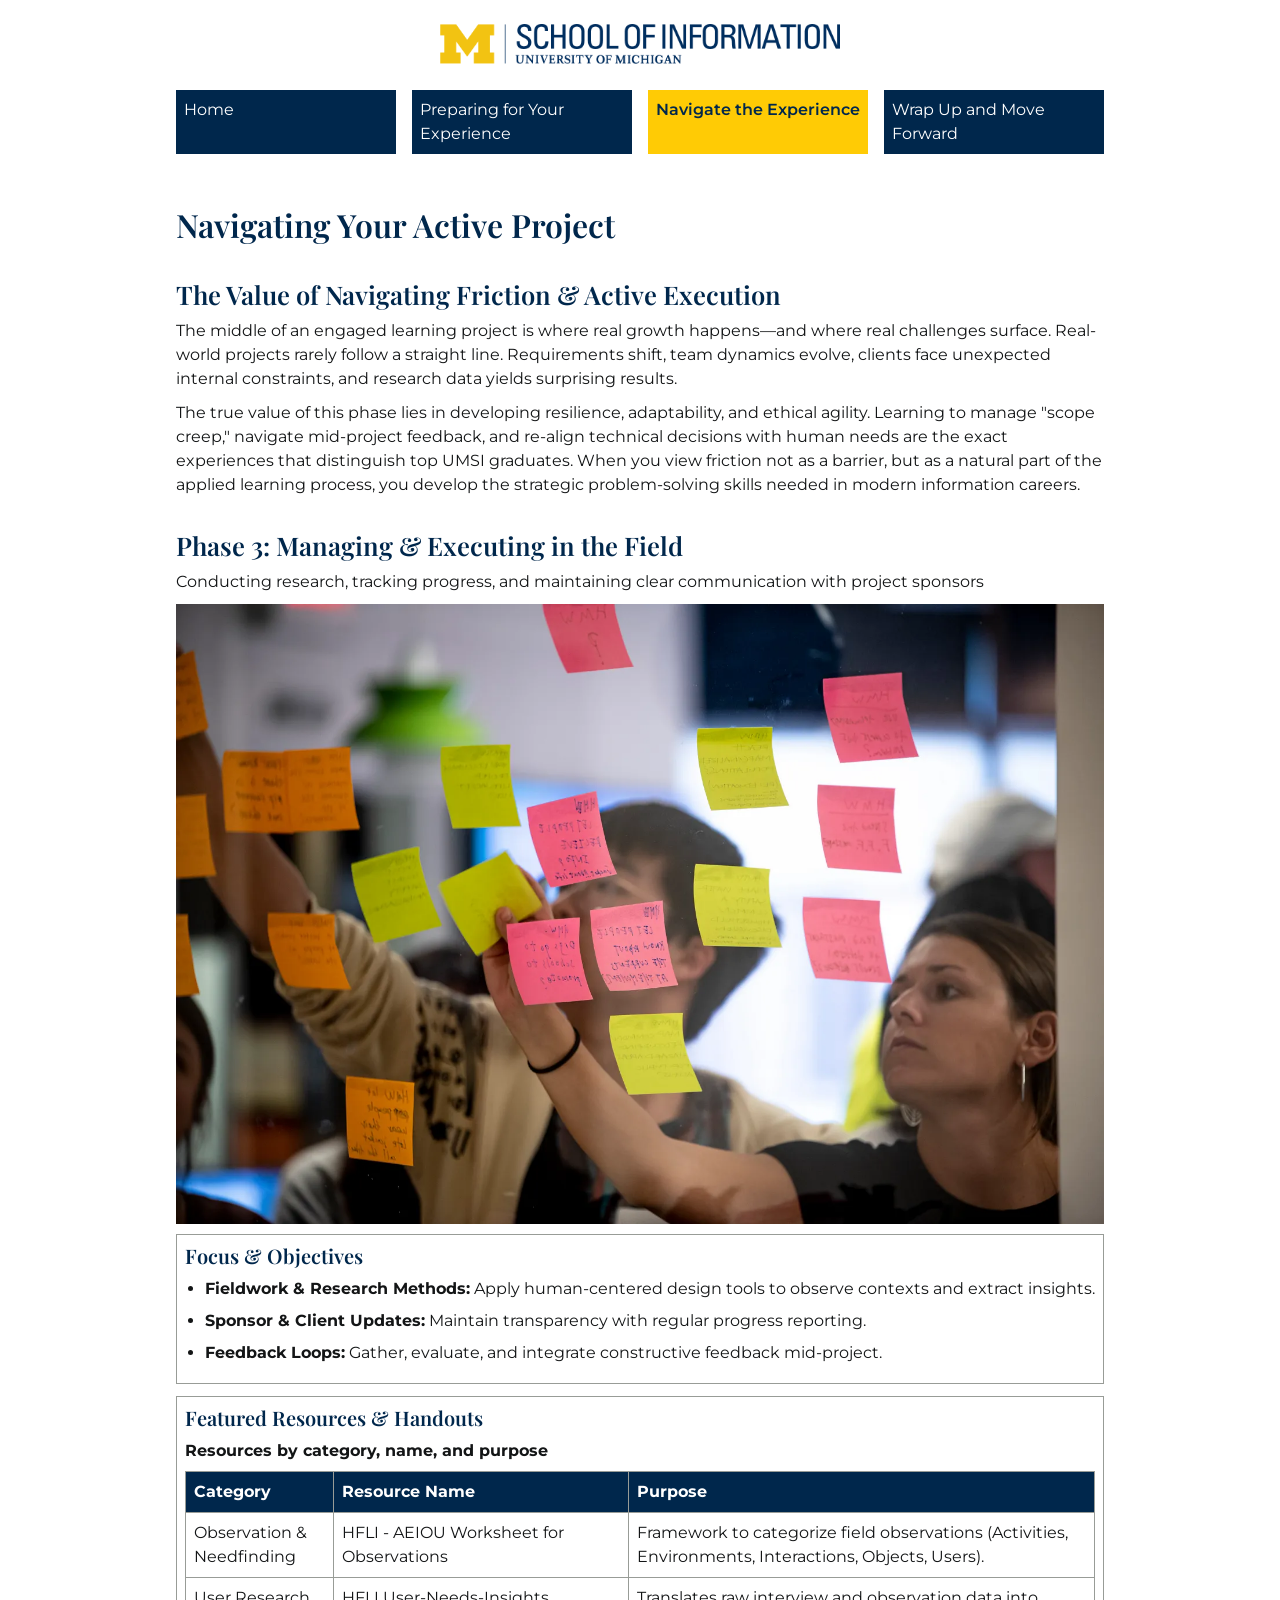
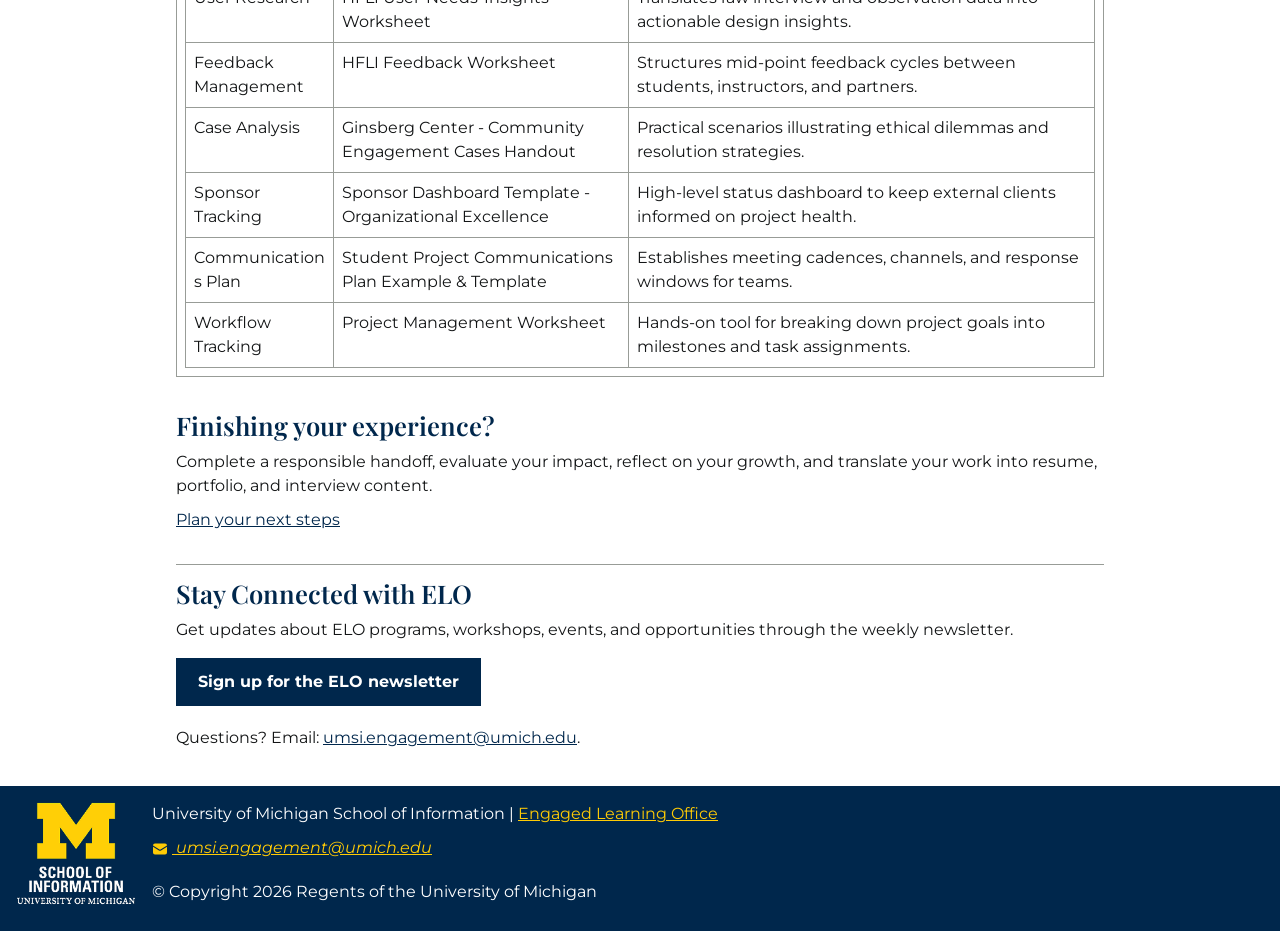
<file: during.html>
<!DOCTYPE html>
<html lang="en">

<head>
  <meta charset="UTF-8">
  <meta name="viewport" content="width=device-width, initial-scale=1.0">
  <link rel="icon" href="images/favicon.ico">
  <title>Navigate the Experience | UMSI Engaged Learning Office</title>
  <link rel="stylesheet" href="css/html5reset.css">
  <link rel="stylesheet" href="css/style.css">
  <link rel="preconnect" href="https://fonts.googleapis.com">
  <link rel="preconnect" href="https://fonts.gstatic.com" crossorigin>
  <link
    href="https://fonts.googleapis.com/css2?family=Montserrat:wght@400;700&family=Playfair+Display:wght@600&display=swap"
    rel="stylesheet">
</head>

<body>

  <header>

    <a class="skip" href="#main">Skip to Main Content</a>
    <img class="logo" src="images/logo-header.png" alt="UMSI Logo">
    <nav>
      <ul>
        <li><a href="index.html">Home</a></li>
        <li><a href="before.html">Preparing for Your Experience</a></li>
        <li><a href="during.html" aria-current="page">Navigate the Experience</a></li>
        <li><a href="after.html">Wrap Up and Move Forward</a></li>
      </ul>
    </nav>
  </header>
  <main id="main" tabindex="-1">
    <section>
      <h1>Navigating Your Active Project</h1>
    </section>

    <section>
      <h2>The Value of Navigating Friction & Active Execution</h2>
      <p>The middle of an engaged learning project is where real growth happens—and where real challenges
        surface. Real-world projects rarely follow a straight line. Requirements shift, team dynamics evolve, clients
        face unexpected internal constraints, and research data yields surprising results.</p>
      <p>The true value of this phase lies in developing resilience, adaptability, and ethical agility. Learning to
        manage "scope creep," navigate mid-project feedback, and re-align technical decisions with human needs
        are the exact experiences that distinguish top UMSI graduates. When you view friction not as a barrier, but
        as a natural part of the applied learning process, you develop the strategic problem-solving skills needed in
        modern information careers.</p>
    </section>

    <section>
      <h2>Phase 3: Managing & Executing in the Field</h2>
      <p>Conducting research, tracking progress, and maintaining clear communication with project sponsors</p>
      <img src="images/umsi_designjam_greatlakeswatersafety_05.webp"
        alt="a girl with a transparent board of sticky notes">

      <article>
        <h3>Focus & Objectives</h3>
        <ul>
          <li><strong>Fieldwork & Research Methods:</strong> Apply human-centered design tools to observe contexts and
            extract insights.</li>
          <li><strong>Sponsor & Client Updates:</strong> Maintain transparency with regular progress reporting.</li>
          <li><strong>Feedback Loops:</strong> Gather, evaluate, and integrate constructive feedback mid-project.</li>
        </ul>
      </article>

      <article>
        <h3>Featured Resources & Handouts</h3>
        <table>
          <caption>Resources by category, name, and purpose</caption>

          <thead>
            <tr>
              <th scope="col">Category</th>
              <th scope="col">Resource Name</th>
              <th scope="col">Purpose</th>
            </tr>
          </thead>

          <tbody>
            <tr>
              <td>Observation & Needfinding</td>
              <td>HFLI - AEIOU Worksheet for Observations</td>
              <td>Framework to categorize field observations (Activities, Environments, Interactions, Objects, Users).
              </td>
            </tr>

            <tr>
              <td>User Research</td>
              <td>HFLI User-Needs-Insights Worksheet</td>
              <td>Translates raw interview and observation data into actionable design insights.</td>
            </tr>

            <tr>
              <td>Feedback Management</td>
              <td>HFLI Feedback Worksheet</td>
              <td>Structures mid-point feedback cycles between students, instructors, and partners.</td>
            </tr>

            <tr>
              <td>Case Analysis</td>
              <td>Ginsberg Center - Community Engagement Cases Handout</td>
              <td>Practical scenarios illustrating ethical dilemmas and resolution strategies.</td>
            </tr>

            <tr>
              <td>Sponsor Tracking</td>
              <td>Sponsor Dashboard Template - Organizational Excellence</td>
              <td>High-level status dashboard to keep external clients informed on project health.</td>
            </tr>

            <tr>
              <td>Communications Plan</td>
              <td>Student Project Communications Plan Example & Template</td>
              <td>Establishes meeting cadences, channels, and response windows for teams.</td>
            </tr>

            <tr>
              <td>Workflow Tracking</td>
              <td>Project Management Worksheet</td>
              <td>Hands-on tool for breaking down project goals into milestones and task assignments.</td>
            </tr>
          </tbody>
        </table>
      </article>
    </section>
 
    <section>
      <h2>Finishing your experience?</h2>
      <p>Complete a responsible handoff, evaluate your impact, reflect on your growth, and translate your work into
        resume, portfolio, and interview content.</p>
      <a href="after.html">Plan your next steps</a>
    </section>
   <!-- Content taken from SI 539 Client Project - ELO Content: https://docs.google.com/document/d/1gHynMAyC6Cnh_33jKRy78nMDCtK5lGer12HzChE2Mxc/edit?usp=sharing-->
    <aside>
      <h2>Stay Connected with ELO</h2>
      <p>Get updates about ELO programs, workshops, events, and opportunities through the weekly newsletter.</p>
      <div class="cta">
        <a href="https://umsi.info/elo-newsletter" class="btn">Sign up for the ELO newsletter</a>
      </div>
      <p>Questions? Email: <a href="mailto:umsi.engagement@umich.edu">umsi.engagement@umich.edu</a>.</p>
    </aside>
  </main>


  <footer>
    <img class="footer-logo" src="images/logo-footer-v1.png" alt="">
    <div class="footer-text">
      <p>University of Michigan School of Information | <a
          href="https://www.si.umich.edu/programs/engaged-learning/about-engaged-learning-office">Engaged Learning
          Office
        </a></p>
      <address>
        <!-- Envelope icon from Heroicons (MIT License): https://heroicons.com -->
        <a href="mailto:umsi.engagement@umich.edu">
          <svg class="icon" aria-hidden="true" focusable="false" xmlns="http://www.w3.org/2000/svg" viewBox="0 0 24 24"
            fill="currentColor">
            <path d="M1.5 8.67v8.58a3 3 0 0 0 3 3h15a3 3 0 0 0 3-3V8.67l-8.928 5.493a3 3 0 0 1-3.144 0L1.5 8.67Z" />
            <path
              d="M22.5 6.908V6.75a3 3 0 0 0-3-3h-15a3 3 0 0 0-3 3v.158l9.714 5.978a1.5 1.5 0 0 0 1.572 0L22.5 6.908Z" />
          </svg>
          umsi.engagement@umich.edu
        </a>
      </address>
      <p>&copy; Copyright <span id="year"></span> Regents of the University of Michigan</p>
    </div>
  </footer>
  <script src="js/script.js"></script>

</body>

</html>
</file>
<file: css/style.css>
/* SI 539 Client Project */

body {
    /* to make the footer stays on the bottom of the screen when 404 content is short*/
    min-height: 100vh;
    display: grid;
    grid-template-rows: auto 1fr auto;
    font-family: "Montserrat", Arial, sans-serif;
    font-size: 1rem;
    line-height: 1.5;
    color: #131516;
    background: white;
    overflow-wrap: break-word;
}

header,
main,
footer {
    padding: 1rem;
}

h1,
h2,
h3 {
    font-family: "Playfair Display", Georgia, serif;
    font-weight: 600;
    line-height: 1.3;
    color: #00274C;
    margin-bottom: 0.5rem;
}

strong,
b,
th {
    font-weight: 700;
}

h1 {
    font-size: 2rem;
}

h2 {
    font-size: 1.6rem;
}

h3 {
    font-size: 1.25rem;
}

p,
ul,
img {
    margin-bottom: 0.625rem;
}

aside,
address {
    margin-bottom: 1.25rem;
}

section {
    margin-bottom: 2rem;
}

main ul {
    list-style: disc;
    padding-left: 1.25rem;
}

main li {
    margin-bottom: 0.5rem;
}

img,
iframe {
    display: block;
    max-width: 100%;
    height: auto;
}

.logo {
    width: 100%;
    padding: 0.5rem 0;

}

iframe {
    width: 100%;
    aspect-ratio: 16 / 9;
}

a {
    color: #00274C;
}

a:focus {
    outline: 3px solid #00274C;
    outline-offset: 3px;
}

/* navigation */
nav ul {
    display: grid;
    grid-template-columns: 1fr 1fr;
    gap: 0.5rem;
    list-style: none;
    padding: 0.5rem 0;
}

nav a {
    display: block;
    background-color: #00274C;
    color: white;
    font-weight: 400;
    height: 100%;
    min-height: 2.75rem;
    padding: 0.5rem;
    text-decoration: underline;
    text-decoration-color: transparent;
    text-decoration-thickness: 4px;
    text-underline-offset: 6px;
    text-decoration-skip-ink: none;
    transition:
        text-decoration-color 300ms ease,
        font-weight 300ms ease;
}

nav a[aria-current="page"] {
    background: #FFCB05;
    color: #00274C;
    font-weight: 600;
}

nav a:hover {
    font-weight: 600;
    text-decoration: underline;
    text-decoration-color: #FFCB05;
    text-decoration-thickness: 4px;
    text-underline-offset: 6px;
    text-decoration-skip-ink: none;
}

/* page sections */

.programs img {
    width: 100%;
    aspect-ratio: 4 / 3;
    object-fit: cover;
}

.grid {
    display: grid;
    grid-template-columns: 1fr;
    gap: 0.5rem;
}

.grid>h2,
.grid>p,
.grid>img {
    grid-column: 1 / -1;
}

article {
    min-width: 0;
    padding: 0.5rem;
    border: 1px solid #989C97;
    margin-bottom: 0.75rem;
}

.grid article {
    margin-bottom: 0;
}

aside {
    border-top: 1px solid #989C97;
    padding-top: 0.75rem;
}

/* button */
/* button-style link
   Written with help from Claude (Anthropic), Nov 2026 */
.btn {
    display: inline-block;
    min-height: 2.75rem;
    padding: 0.625rem 1.25rem;
    border: 2px solid #00274C;
    background: #00274C;
    color: white;
    font-weight: 700;
    text-decoration: none;
    transition: background-color 200ms ease, color 200ms ease;
}

.btn:hover,
.btn:focus {
    background: #FFCB05;
    border-color: #FFCB05;
    color: #00274C;
}

.cta {
    margin: 1rem 0 1.25rem;
}

/* resource table */
table {
    width: 100%;
    border-collapse: collapse;
}

caption {
    text-align: left;
    font-weight: 700;
    margin-bottom: 0.5rem;
}

th,
td {
    padding: 0.5rem;
    border: 1px solid #989C97;
    overflow-wrap: anywhere;
}

th {
    background: #00274C;
    color: white;
    text-align: left;
}

/* program filter */
.filters {
    display: flex;
    flex-wrap: wrap;
    gap: 0.5rem;
    margin-bottom: 1rem;
}

.chip {
    font-family: inherit;
    font-size: 1rem;
    min-height: 2.75rem;
    padding: 0.5rem 1rem;
    cursor: pointer;
    border: 0.5px solid #00274C;
    border-radius: 4px;
}

.chip[aria-pressed="true"] {
    background: #00274C;
    color: white;
    border: 0.5px solid #00274C;
    border-radius: 4px;
}

.grid .is-hidden {
    display: none;
}

/* footer */
footer {
    display: grid;
    background: #00274C;
    color: white;
    grid-template-columns: 1fr;
    gap: 1rem;
    justify-items: center;
}

footer a {
    color: #FFCB05;
}

footer a:focus {
    outline-color: #FFCB05;
}

.footer-logo {
    width: 120px;
}

.icon {
    width: 1rem;
    height: 1rem;
    vertical-align: middle;
    margin-right: 0.25rem;
}

/* skip link */
.skip {
    position: absolute;
    top: 0;
    left: 0;
    transform: translateY(-150%);
    z-index: 1000;
    padding: 0.75rem;
    background: #00274C;
    color: #FFCB05;
}

.skip:focus {
    transform: translateY(0);
    outline-color: #FFCB05;
}

/* 404 page */

.error-page h1 {
    font-size: 4rem;
}

/* reduced motion: shortens animations and transitions to almost nothing for
   users who turned on "Reduce motion" in their device settings.
   Copied from Eric Bailey, "Revisiting prefers-reduced-motion" (CSS-Tricks),
   linked in SI 539 Week 6 lecture slides and Canvas "HTML, CSS, & JS Resources":
   https://css-tricks.com/revisiting-prefers-reduced-motion/ */
@media screen and (prefers-reduced-motion: reduce),
(update: slow) {
    * {
        animation-duration: 0.001ms !important;
        animation-iteration-count: 1 !important;
        /* Hat tip Nick/cssremedy (https://css-tricks.com/revisiting-prefers-reduced-motion-the-reduced-motion-media-query/#comment-1700170) */
        transition-duration: 0.001ms !important;
    }
}

/* media query for desktop and tablet */
@media screen and (min-width: 768px) {

    /* logo: resize */
    .logo {
        width: 400px;
        margin-left: auto;
        margin-right: auto;
    }

    /* nav ul: 4 columns instead of 2 */
    nav ul {
        grid-template-columns: repeat(4, 1fr);
        gap: 1rem;
    }

    /* main: max-width + center it */
    header,
    main {
        max-width: 60rem;
        margin-left: auto;
        margin-right: auto;
    }

    /* .grid: 3 columns */
    .grid {
        gap: 1rem;
        grid-template-columns: 1fr 1fr;
    }

    /* resources (last-child): span 2 cols */
    .resources {
        grid-column: 1 / -1;
    }

    /* .programs and stages: 3 columns */
    .programs,
    .stages {
        grid-template-columns: repeat(3, 1fr);
    }

    /* footer: icon side to side with the info */
    footer {
        grid-template-columns: auto 1fr;
        justify-items: left;
    }
}
</file>
